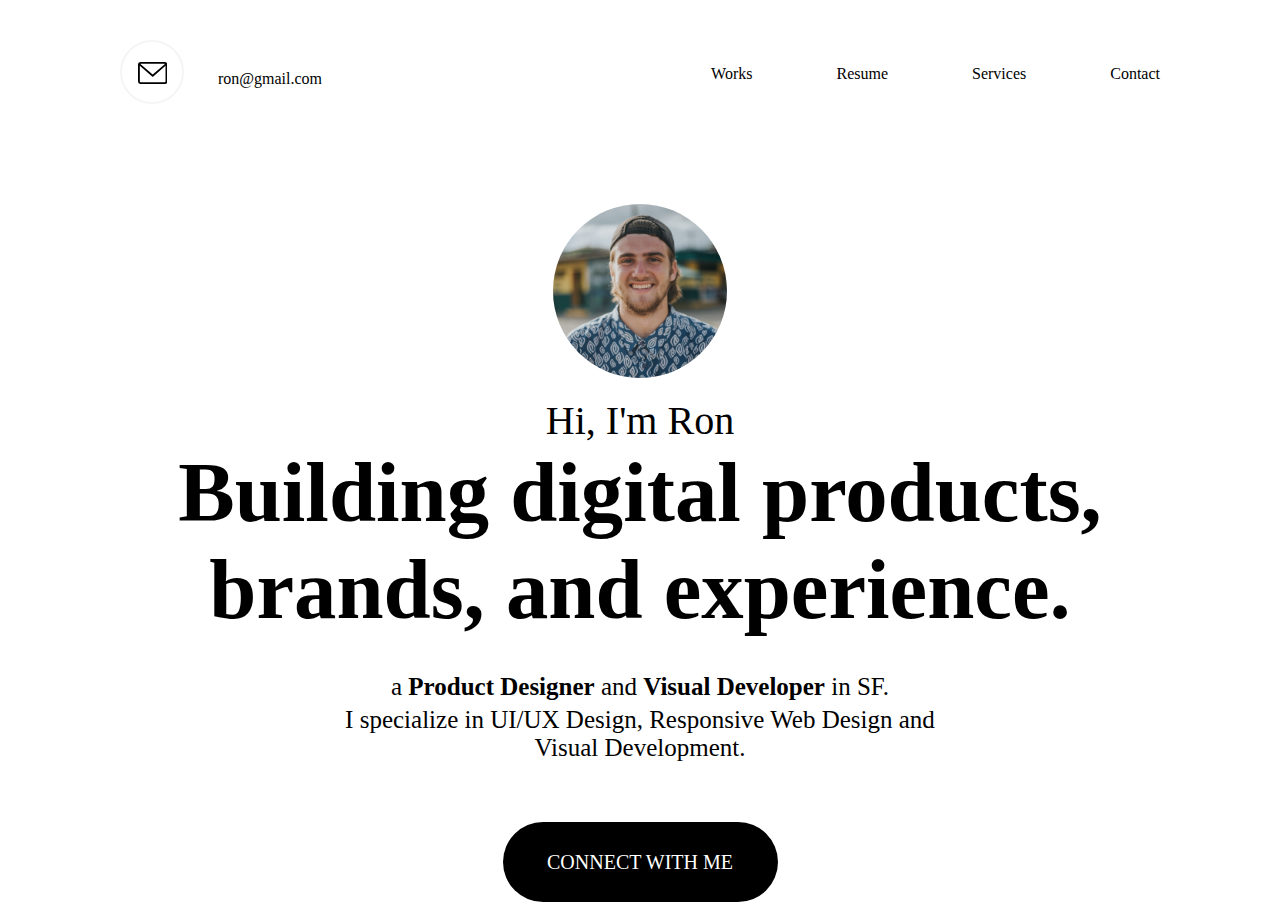
<file: index.html>
<!DOCTYPE html>
<html lang="en">
<head>
    <meta charset="UTF-8">
    <meta name="viewport" content="width=device-width, initial-scale=1.0">
    <link rel='stylesheet' type='text/css' href='css/index/index.css'>
    <title>Documents</title>
    
    <!-- Calling footer and header -->
    <script src="https://code.jquery.com/jquery-1.10.2.js"></script>
    <script>
        $(function () {
            $("#header").load("header.html");
        });
    </script>
    
</head>
<body>
            <!-- Calling Header  -->
            <div id="header">
            </div>
            <!---->
            <!-- landing page section START -->
            <section class="landing-area">
                <img class="ron-img" src="images/index/selfie.svg" alt="Italian Trulli">
                <h2 class="hi">Hi, I'm Ron</h2>
                <h1 class="building">Building digital products, brands, and experience.</h1>
                <h2 class="a-product">a <span class="medium">Product Designer</span> and <span class="medium">Visual Developer</span> in SF.</h2>
                <h3 class="i-specialize">I specialize in UI/UX Design, Responsive Web Design and Visual Development.</h2>
                <button class="connect-btn">CONNECT WITH ME</button>                
            </section>
            <!-- landing page section END -->
</body>
</html>
</file>
<file: css/index/index.css>
.landing-area {
  margin: auto;
  text-align: center;
  /* padding: 165px; */
}

.ron-img {
  padding-top: 100px;
}

.hi {
  font-size: 30px;
  font-weight: 500;
  padding-top: 15px;
}

.building {
  font-size: 32.36px;
  font-weight: 600;
  margin: auto;
  max-width: 1000px;
}

.a-product {
  font-size: 20px;
  font-weight: 400;
  padding-top: 35px;
}

.medium {
  padding: 0px;
  margin: 0px;
  font-weight: 700;
}

.i-specialize {
  font-size: 20px;
  font-weight: 400;
  padding-top: 5px;
  margin: auto;
  max-width: 590px;
}

.connect-btn {
  font-size: 20px;
  font-weight: 400;
  border: 0;
  height: 80px;
  width: 275px;
  border-radius: 150px;
  margin-top: 60px;
  color: #ffff;
  background-color: #000000;
  outline: none;
}

@media screen and (min-width: 425px) {
  .hi {
    font-size: 30px;
  }
  .building {
    font-size: 52.36px;
  }
  .a-product {
    font-size: 20px;
  }
  .i-specialize {
    font-size: 20px;
  }
}

@media screen and (min-width: 990px) {
  .hi {
    font-size: 40px;
  }
  .building {
    font-size: 84.72px;
  }
  .a-product {
    font-size: 25px;
  }
  .i-specialize {
    font-size: 25px;
  }
}
/*# sourceMappingURL=index.css.map */
</file>
